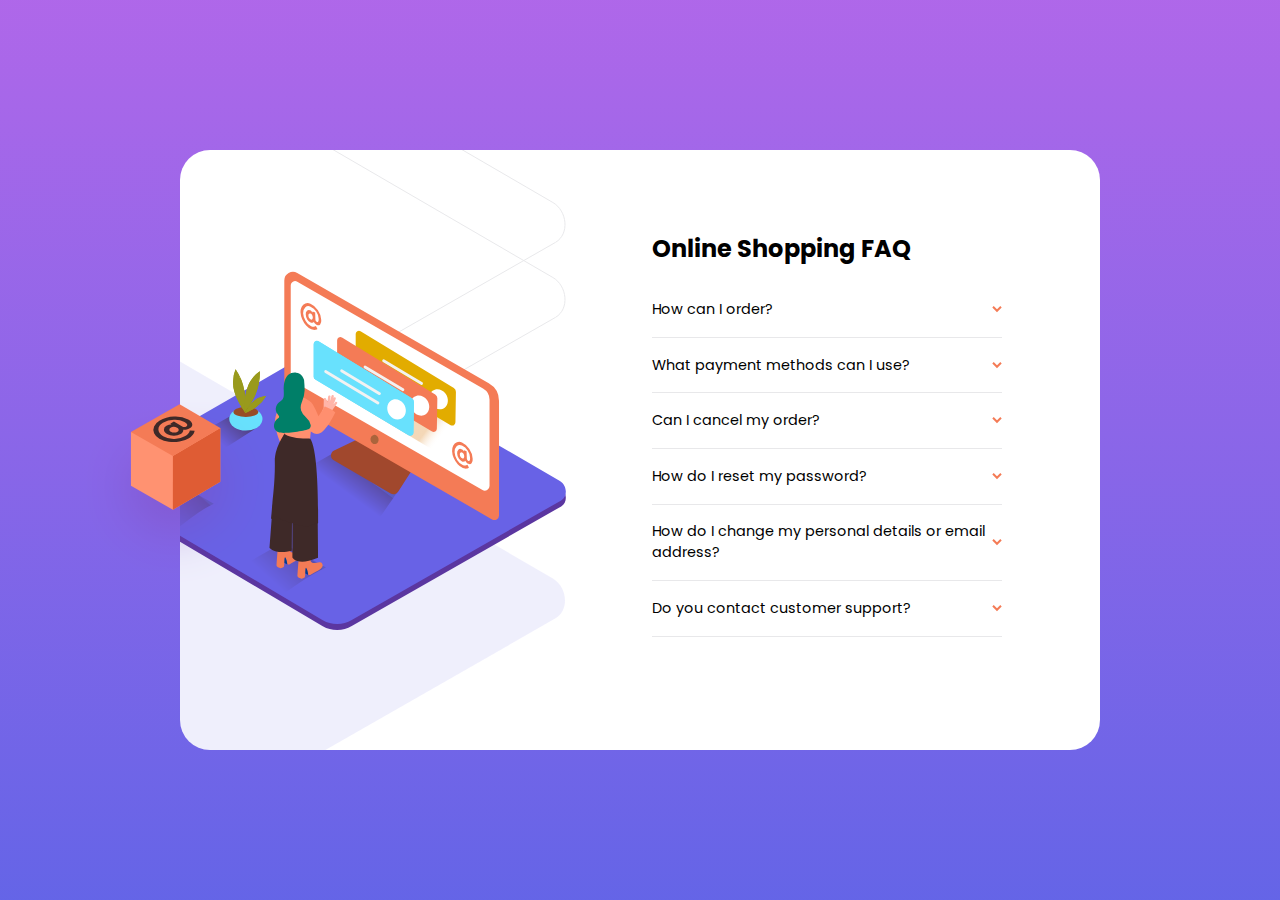
<file: 1Website/index.html>
<!DOCTYPE html>
<html lang="en">

<head>
    <meta charset="UTF-8">
    <meta name="viewport" content="width=device-width, initial-scale=1.0">
    <!-- Displays site properly based on user's device -->
    <link rel="icon" type="image/png" sizes="32x32" href="/images/favicon-32x32.png">
    <title>Frontend Mentor | FAQ Accordion Card</title>

    <link rel="stylesheet" href="style.css">
</head>

<body>
    <main class="wrapper">
        <div class="image__wrapper">
            <div class="image__wrapper_inner">

            </div>
            <img class="box" src="images/illustration-box-desktop.svg" alt="box">
        </div>
        <div class="accordion__wrapper">
            <h1 class="title_accordion">Online Shopping FAQ</h1>
            <div class="questions__accordion">
                <div class="question_answer__accordion">
                    <div class="question">
                        <h3 class="question_title">
                            How can I order?
                        </h3>
                        <img src="images/icon-arrow-down.svg" alt="">
                    </div>
                    <div class="answer">
                        You can order easily using our online platform. When you find a product you need, you can add it
                        to cart, login and go through the ordering process. After the order is ready, you will receive
                        order summary to your email. Order summary will also be stored to your account.
                    </div>
                </div>
                <div class="question_answer__accordion">
                    <div class="question">
                        <h3 class="question_title">
                            What payment methods can I use?
                        </h3>
                        <img src="images/icon-arrow-down.svg" alt="">
                    </div>
                    <div class="answer">
                        You can use all the major credit cards.
                    </div>
                </div>

                <div class="question_answer__accordion">
                    <div class="question">
                        <h3 class="question_title">
                            Can I cancel my order?
                        </h3>
                        <img src="images/icon-arrow-down.svg" alt="">
                    </div>
                    <div class="answer">
                        If you want to cancel your order, please do so as soon as possible. If we have already processed
                        your order, you need to contact us and return the product
                    </div>
                </div>

                <div class="question_answer__accordion">
                    <div class="question">
                        <h3 class="question_title">
                            How do I reset my password?
                        </h3>
                        <img src="images/icon-arrow-down.svg" alt="">
                    </div>
                    <div class="answer">
                        Click “Forgot password” from the login page or “Change password” from your profile page.
                        A reset link will be emailed to you.
                    </div>
                </div>


                <div class="question_answer__accordion">
                    <div class="question">
                        <h3 class="question_title">
                            How do I change my personal details or email address?
                        </h3>
                        <img src="images/icon-arrow-down.svg" alt="">
                    </div>
                    <div class="answer">
                        You can easily change all your information on your account. Go to login page and log in, then
                        click “my account” and “edit”. Here you can change all your contact information.
                    </div>
                </div>

                <div class="question_answer__accordion">
                    <div class="question">
                        <h3 class="question_title">
                            Do you contact customer support?
                        </h3>
                        <img src="images/icon-arrow-down.svg" alt="">
                    </div>
                    <div class="answer ">
                        Chat and email support is available 24/7. Phone lines are open during normal business hours.
                    </div>
                </div>

            </div>
        </div>
    </main>

    <script src="script.js"></script>
</body>

</html>
</file>
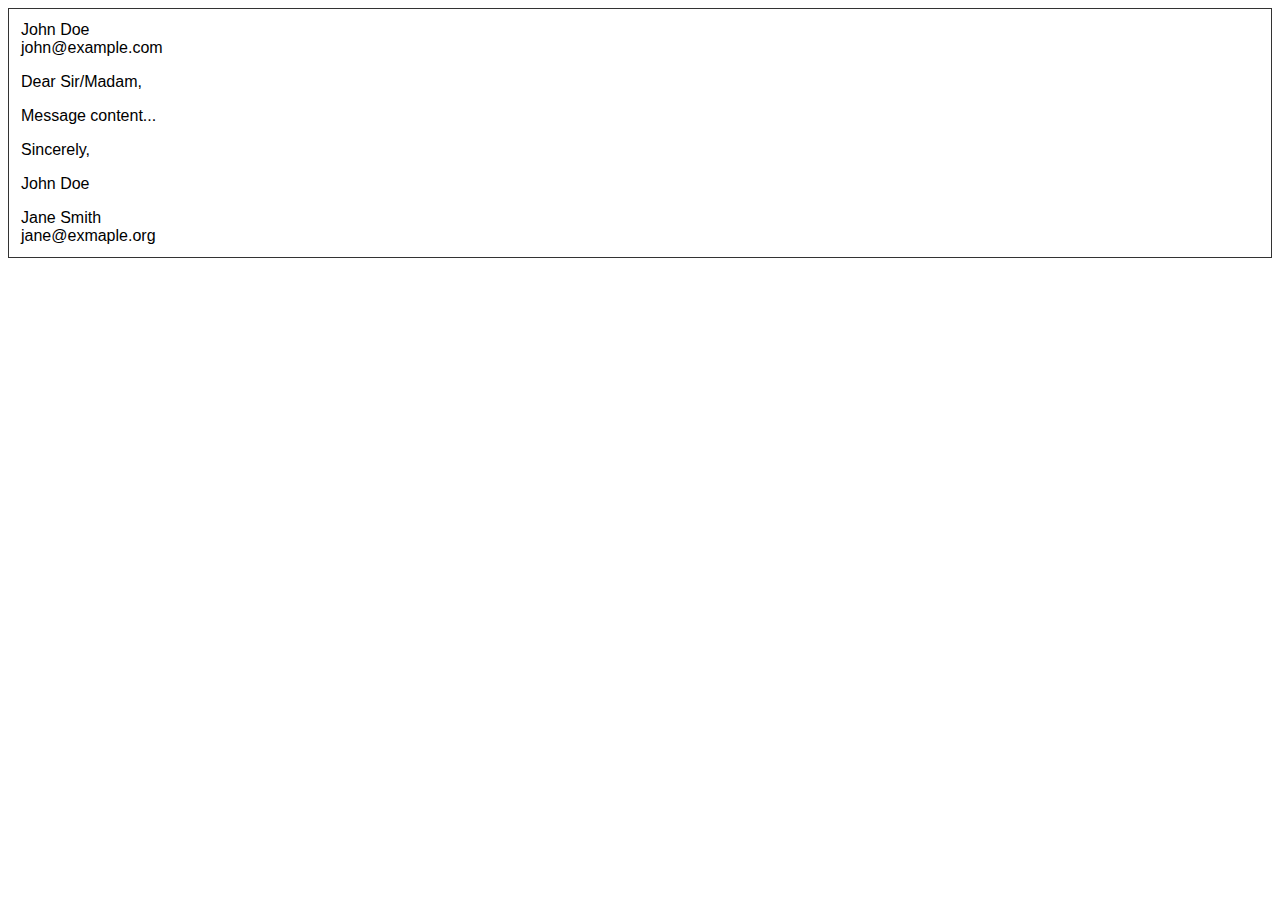
<file: practice/email.html>
<!DOCTYPE html>
<html lang="en">
<head>
    <meta charset="UTF-8">
    <meta name="viewport" content="width=device-width, initial-scale=1.0">
    <title>Document</title>
</head>
  <script src="https://code.jquery.com/jquery-3.7.1.min.js"></script>
  
  <style>
    .envelope {
      border: 1px solid #333;
      padding: 12px;
      font-family: Arial;
    }
    
    .envelope .to,
    .envelope .from {
      font-weight: bold;
    }
  </style>
</head>

<body>

<div class="envelope">

  <div id="envelope-from"></div>

  <div class="message">
    <!-- Email content would go here -->
    <p>Dear Sir/Madam,</p>
    
    <p>Message content...</p>
    
    <p>Sincerely,</p>
    <p id="envelope-signature"></p>
  </div>

  <div id="envelope-to"></div>

</div>

<script>
$(document).ready(function() {

  // Sender info
  var fromName = "John Doe";
  var fromEmail = "john@example.com";
  var from = fromName + "<br/>" + fromEmail;

  // Recipient info
  var toName = "Jane Smith";
  var toEmail = "jane@exmaple.org";
  var to = toName + "<br/>" + toEmail;

  // Populate envelope
  $("#envelope-from").html(from); 
  $("#envelope-to").html(to);
  
  // Signature
  $("#envelope-signature").text(fromName);

});
</script>

</body>
</html>
</file>
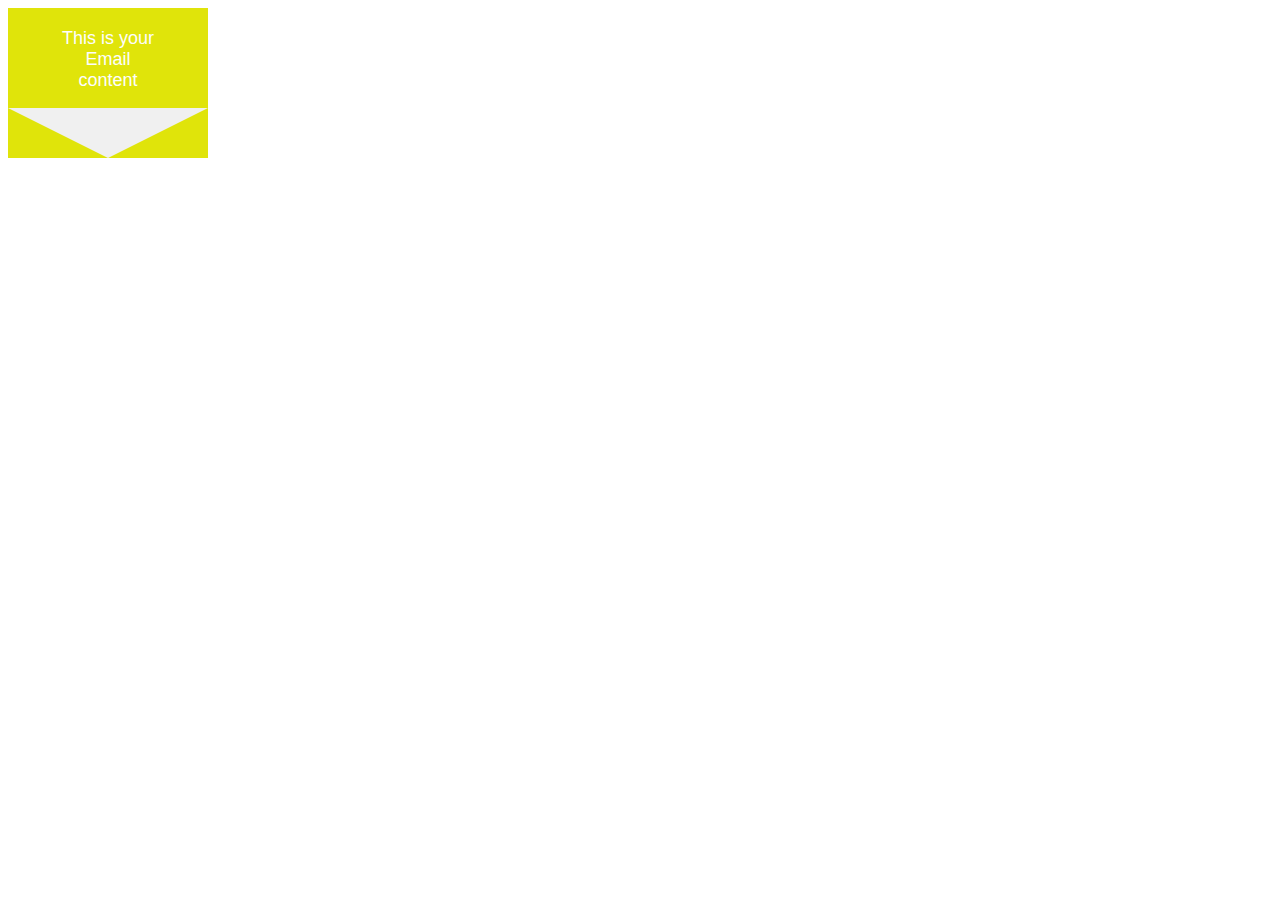
<file: practice/home.html>
<!DOCTYPE html>
<html lang="en">

<head>
    <meta charset="UTF-8">
    <meta name="viewport" content="width=device-width, initial-scale=1.0">
    <title>Email Envelope Animation</title>
    <link rel="stylesheet" href="style.css">
    <script src="script.js" type="text/javascript"></script>
</head>

<body>

    <body>

        <div class="envelope">
            <div class="flap"></div>
            
            <div class="content">This is your Email content</div>
        </div>
        <script src="https://code.jquery.com/jquery-3.7.1.js"
            integrity="sha256-eKhayi8LEQwp4NKxN+CfCh+3qOVUtJn3QNZ0TciWLP4=" crossorigin="anonymous"></script>
        <script src="https://code.jquery.com/jquery-3.7.1.min.js"></script>
        <script>
            $(document).ready(function () {
                $('.envelope').click(function () {
                    $(this).toggleClass('open');
                });
            });
        </script>

    </body>
</body>

</html>
</file>
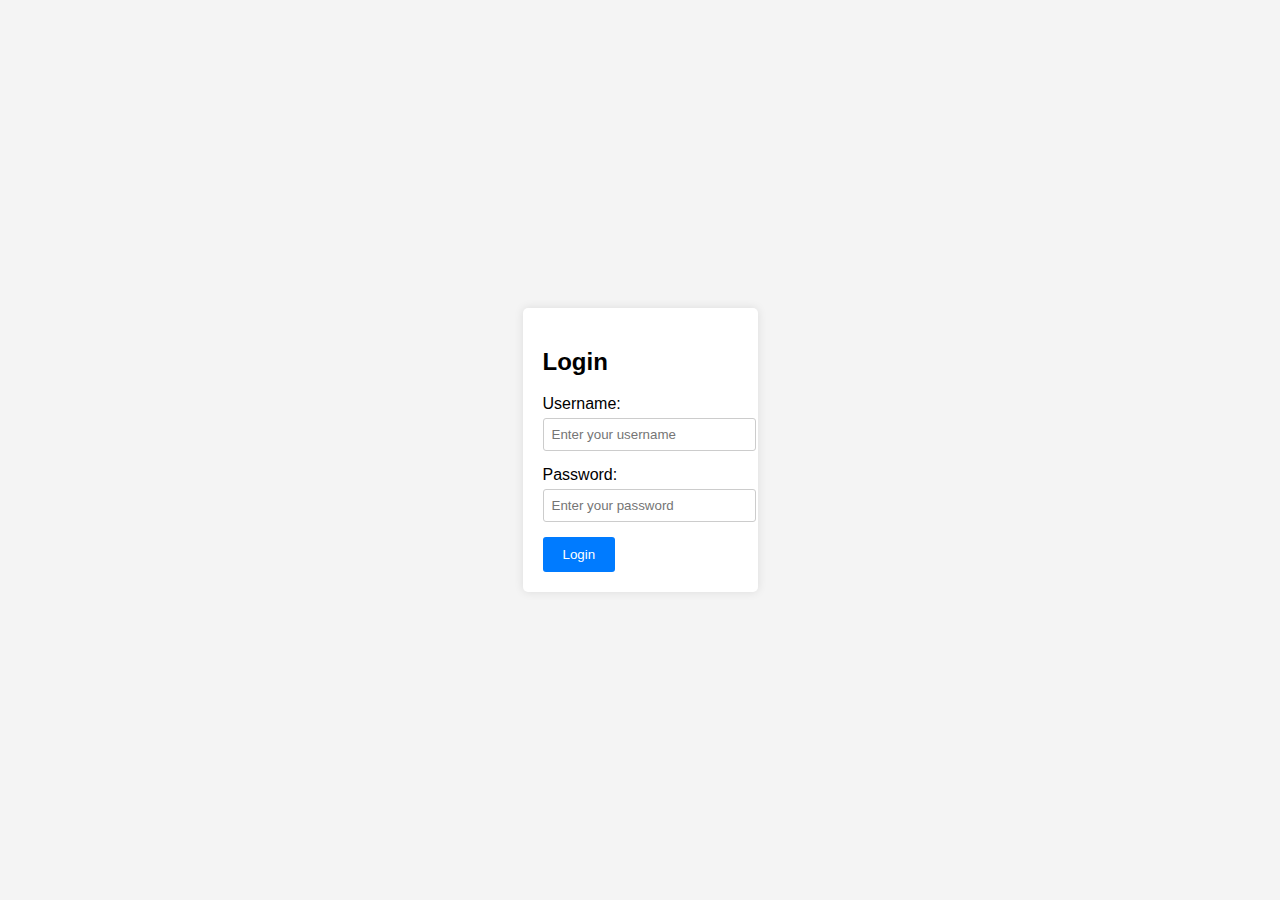
<file: practice/login.html>
<!DOCTYPE html>
<html lang="en">
<head>
  <meta charset="UTF-8">
  <meta name="viewport" content="width=device-width, initial-scale=1.0">
  <title>Login Page</title>
  <link rel="stylesheet" href="style1.css">
</head>
<body>

<div class="login-container">
  <h2>Login</h2>
  <form id="loginForm" action="#">
    <div class="form-group">
      <label for="username">Username:</label>
      <input type="text" id="username" name="username" placeholder="Enter your username">
    </div>
    <div class="form-group">
      <label for="password">Password:</label>
      <input type="password" id="password" name="password" placeholder="Enter your password">
    </div>
    <button type="submit">Login</button>
  </form>
</div>

<div id="loginAlert" class="alert-container">
  <div class="alert-content" id="alertContent"></div>
</div>

<script src="https://code.jquery.com/jquery-3.7.1.min.js"></script>
<script src="script.js"></script>
</body>
</html>
</file>
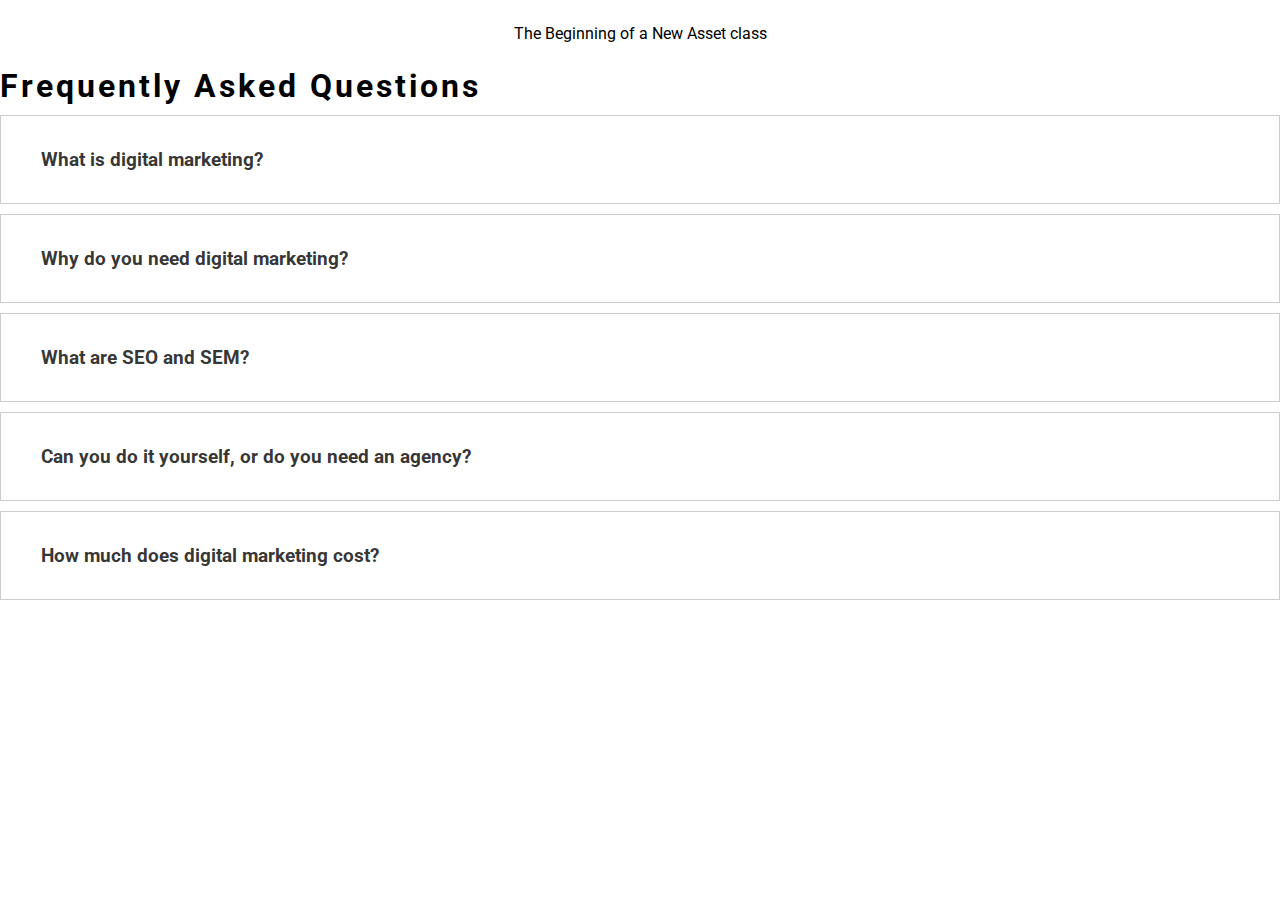
<file: website/home.html>
<!DOCTYPE html>
<html lang="en">

<head>
    <meta charset="UTF-8">
    <meta name="viewport" content="width=device-width, initial-scale=1.0">
    <title>Frequently Asked Questions</title>
    <link rel="stylesheet" href="style.css" />
    <link rel="stylesheet" href="https://cdnjs.cloudflare.com/ajax/libs/font-awesome/6.5.1/css/all.min.css"
        integrity="sha512-DTOQO9RWCH3ppGqcWaEA1BIZOC6xxalwEsw9c2QQeAIftl+Vegovlnee1c9QX4TctnWMn13TZye+giMm8e2LwA=="
        crossorigin="anonymous" referrerpolicy="no-referrer" />
</head>

<body>
    <div class="wrapper">
        <p>The Beginning of a New Asset class</p>
        <h1>Frequently Asked Questions</h1>

        <div class="faq">
            <button class="accordin">
                What is digital marketing?
                <i class="fa-solid fa-chevron down"></i>
            </button>
            <div class="pannel">
                <p>
                    Often, there is confusion about what exactly counts as digital marketing, and we get why! It is a
                    vast field but simply put, digital marketing can include any marketing which happens in the online
                    realm and/or which involves a phone, laptop, tablet, or another device, which can connect to the
                    internet.
                    A social media post, a paid ad on Google, SEO efforts, a blog post, an email, or an app are all
                    small examples of the overall world of digital marketing.
                </p>
            </div>
        </div>
        <div class="faq">
            <button class="accordin">
                Why do you need digital marketing?
                <i class="fa-solid fa-chevron down"></i>
            </button>
            <div class="pannel">
                <p>
                    The way people consume information and content has changed with the times, and businesses need a
                    strong online presence in order to find, attract, and keep customers.Digital and online channels
                    have been part of our lives for decades now, but usage of mobile phones, the internet, and other
                    technologies has increased rapidly since the COVID-19 pandemic.digital marketing has the added
                    benefit of being measurable and agile; you can quickly adjust campaigns based on rich data, which is
                    a marketer is dream.
                </p>
            </div>
        </div>
        <div class="faq">
            <button class="accordin">
                What are SEO and SEM?
                <i class="fa-solid fa-chevron down"></i>
            </button>
            <div class="pannel">
                <p>
                    SEO stands for search engine optimization. It is the process of using different tactics and actions
                    to make a website or webpages appear higher up in search results when people use search engines like
                    Google.
                    SEM stands for search engine marketing. Although it is also designed to help web pages appear when
                    users enter search queries, it focuses mainly on paid results. That is, results appear but are paid
                    for when users interact with these results.
                </p>
            </div>
        </div>
        <div class="faq">
            <button class="accordin">
                Can you do it yourself, or do you need an agency?
                <i class="fa-solid fa-chevron down"></i>
            </button>
            <div class="pannel">
                <p>
                    That depends on who you are, really! Often, business owners, marketers, or entrepreneurs can do
                    certain parts of digital marketing, but not all of it. An agency can be helpful in terms of devising
                    a coherent strategy, allowing you to make use of experts to get better results, and figuring out
                    where to best spend your money. But you do not have to outsource all (or any) of it, especially if
                    you are willing to learn and already have a knack for, say, writing social media captions or
                    interpreting analytics data.
                </p>
            </div>
        </div>
        <div class="faq">
            <button class="accordin">
                How much does digital marketing cost?
                <i class="fa-solid fa-chevron down"></i>
            </button>
            <div class="pannel">
                <p>
                    Much like any other marketing, costs can vary dramatically from business to business. However,
                    unlike traditional marketing, there are some ways to leverage digital marketing for free. SEO, for
                    instance, is largely free and requires only your time and effort. Starting and posting to a social
                    media page is free or very low-cost too.
                    Depending on your skills, you will likely also need to pay someone to implement and manage various
                    strategies which will help you to succeed in the online space.
                </p>
            </div>
        </div>
    </div>
    <script>
        var acc = document.getElementsByClassName
            ("accordion");
        var i;
        for (i = 0; i < acc.length; i++) {
            acc[i].addEventListener("click", function () {
                this.classList.toggle("active");
                this.parentElement.classList.toggle("active");

                var pannel = this.nextElementSibling;

                if (pannel.style.display === "block") {
                    pannel.style.display = "none";
                }
                else {
                    pannel.style.display = "block";
                }
            });
        }
    </script>

</body>

</html>
</file>
<file: 1Website/style.css>
@import url("https://fonts.googleapis.com/css2?family=Poppins:wght@400;700&display=swap");

:root {
  --softRed: hsl(14, 88%, 65%);
  --veryDarkGrayBlue: hsl(237, 12%, 33%);
  --darkGrayBlue: hsl(240, 6%, 50%);
  --lightGrayBlue: hsl(240, 5%, 91%);
  --fontSize: 12px;
}

*{
  box-sizing: border-box;
}

html {
  font-size: var(--fontSize);
}

body {
  margin: 0;
  font-family: "Poppins", sans-serif;
  height: 100vh;
  width: 100vw;
  background: linear-gradient(hsl(273,75%,66%),hsl(240,73%,65%));
  display: grid;
  justify-content: center;
  align-content: center;

}

.wrapper {
  background: white;
  border-radius: 30px;
  height: 600px;
  width: 920px;
  display: grid;
  grid-template-columns: 400px 1fr;
  grid-gap: 6rem;
  background-image: url(images/bg-pattern-desktop.svg);
  background-repeat: no-repeat;
  background-position: 1260% 65%;
}

.answer {
  display: none;
}

.active > .answer {
  display: flex;
  padding-bottom: 1.3rem;
  color: var(--darkGrayBlue);
}



.accordion__wrapper {
  margin-top: 65px;
  display: flex;
  flex-direction: column;
}

.questions__accordion {
  height: 100%;
  display: flex;
  flex-direction: column;
}

.question_answer__accordion {
  width: 350px;
  border-bottom: 1px solid #e8e8ea;
}
.title__accordion {
  font-size: 3rem;
  margin-top: 0px;
}

.question_title{
  font-weight: 400;
  font-size: 1.2rem;
  color: (var(--veryDarkGrayBlue));
  margin: 1.4rem 0rem;
}

.question {
  display: flex;
  justify-content: space-between;
  cursor: pointer;
  transition: 0.3s;
}

.question img {
  align-self: center;
}

.image__wrapper {
  position: relative;
}

.image__wrapper_inner {
  background: url(images/illustration-woman-online-desktop.svg);
  height: 100%;
  background-repeat: no-repeat;
  background-position: 120% center;
}

.box {
  position: absolute;
  top: 42%;
  left: -25%;
}
.active img {
  transform: rotate(180deg);
  transition: all 0.2s ease-in;
}
.active h3 {
  font-weight: 700;
}
</file>
<file: practice/style.css>
html {
    margin: 0;
    padding: 0;
    height: 100%;
  }
    
.envelope {
    width: 200px;
    height: 150px;
    align-items: center;
    background-color: #e0e40a;
    position: relative;
    overflow: hidden;
    cursor: pointer;
  }

  .flap {
    width: 0;
    height: 0;
    text-align: center;
    border-style: solid;
    border-width: 50px 100px 0 100px;
    border-color: #f0f0f0 transparent transparent transparent;
    position: absolute;
    bottom: 0;
    left: 50%;
    transform-origin: bottom center;
    transform: translateX(-50%);
    transition: all 0.5s ease;
  }

  .envelope.open .flap {
    border-width: 0 100px 50px 100px;
    border-color: transparent transparent #f0f0f0 transparent;
    transform-origin: top center;
    transform: translateX(-50%) rotateX(-180deg);
  }

   .content {
    position: absolute;
    top: 20px;
    left: 50%;
    transform: translateX(-50%);
    text-align: center;
    font-family: Arial, sans-serif;
    font-size: 18px;
    color: #fdfdfc;
  }
  
  .envelope.open .content {
    opacity: 1;
  }
</file>
<file: practice/style1.css>
body {
    font-family: Arial, sans-serif;
    background-color: #f4f4f4;
    margin: 0;
    padding: 0;
    display: flex;
    justify-content: center;
    align-items: center;
    height: 100vh;
  }
  
  .login-container {
    background-color: #fff;
    padding: 20px;
    border-radius: 5px;
    box-shadow: 0 0 10px rgba(0, 0, 0, 0.1);
  }
  
  .form-group {
    margin-bottom: 15px;
  }
  
  label {
    display: block;
    margin-bottom: 5px;
  }
  
  input[type="text"],
  input[type="password"] {
    width: 100%;
    padding: 8px;
    border-radius: 3px;
    border: 1px solid #ccc;
  }
  
  button {
    padding: 10px 20px;
    background-color: #007bff;
    color: #fff;
    border: none;
    border-radius: 3px;
    cursor: pointer;
  }
  
  button:hover {
    background-color: #0056b3;
  }
  
  .alert-container {
    display: none;
    position: fixed;
    top: 50%;
    left: 50%;
    transform: translate(-50%, -50%);
    padding: 20px;
    background-color: rgba(0, 0, 0, 0.8);
    color: #fff;
    border-radius: 5px;
  }
  
  .alert-content {
    text-align: center;
  }
</file>
<file: website/style.css>
@import url('https://fonts.googleapis.com/css2?family=Roboto&display=swap');

* {
    padding: 0;
    margin: 0;
    box-sizing: border-box;
    font-family: 'Roboto', sans-serif;
}

.wrapper {
    max-width: 75;
    margin: auto;
}

.wrapper > p,
wrapper > h1 {
    margin: 1.5rem 0;
    text-align: center;
}

.wrapper > h1{
    letter-spacing: 3px;
}

.accordin{
    background-color: white;
    color: rgba(0, 0, 0, 0.8);
    cursor: pointer;
    font-size: 1.2rem;
    width: 100%;
    padding: 2rem 2.5rem;
    border: none;
    outline: none;
    transition: 0.4s;
    display: flex;
    justify-content: space-between;
    align-items: center;
    font-weight: bold;
}

.accordin i{
    font-size: 1.6rem;
}

.active, .accordin:hover{
    background-color: #f1f7f5;
}

.pannel {
    padding: 0 2rem 2.5rem 2rem;
    background-color: white;
    overflow: hidden;
    background-color: #f1f7f5;
    display: none;
}

.pannel p{
    color: rgba(0, 0, 0, 0.7);
    font-size: 1.2rem;
    line-height: 1.4;
}
.faq{
    border: 1px solid rgba(0, 0, 0, 0.2);
    margin: 10px 0;
}
.faq .active{
    border: none;    
}
</file>
